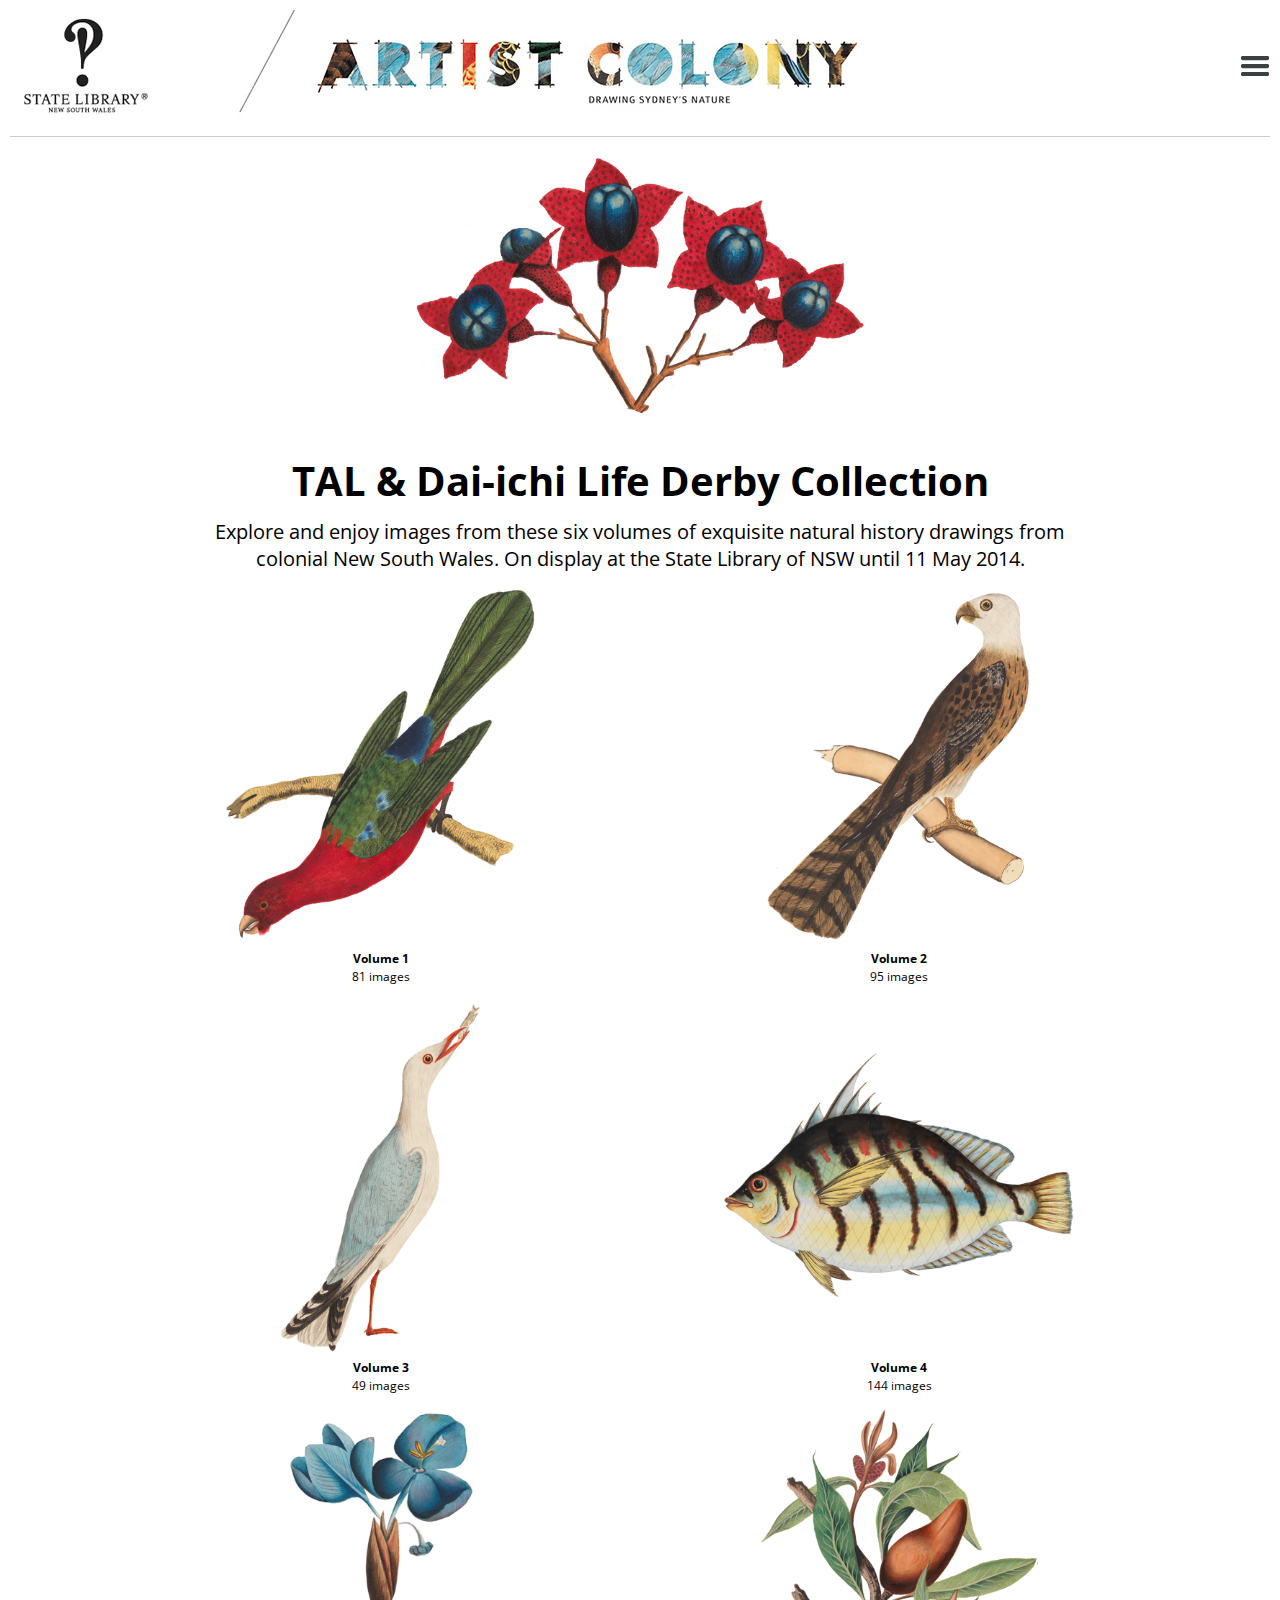
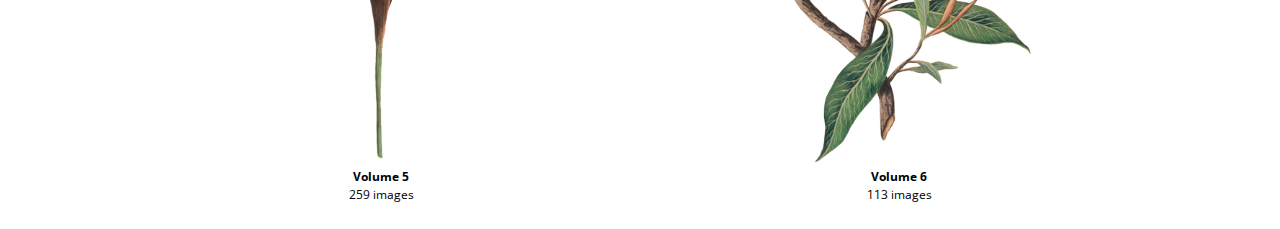
<file: index.html>
<!DOCTYPE html>
<head>
    <meta http-equiv="Content-Type" content="text/html; charset=utf-8" />
    <meta name="viewport" content="user-scalable=no, width=device-width, initial-scale=1.0, maximum-scale=1.0"/>
    <meta name="apple-mobile-web-app-capable" content="yes"/>
    <title>Artist Colony</title>
    <link rel="apple-touch-icon" sizes="114x114" href="images/splash/index@2x.png">
    <link rel="apple-touch-startup-image" href="images/splash/splash-screen.png" media="screen and (max-device-width: 320px)" />
    <link rel="apple-touch-startup-image" media="(max-device-width: 480px) and (-webkit-min-device-pixel-ratio: 2)" href="images/splash/splash-screen@2x.png" />
    
    <link href="style/style.css" rel="stylesheet" type="text/css">
    <link href="style/buttons.css" rel="stylesheet" type="text/css">
    <link href="style/retina.css" media="only screen and (-webkit-min-device-pixel-ratio: 2)" rel="stylesheet" />
    <link href="style/slider.css" rel="stylesheet" type="text/css">
    
    <script src="scripts/jquery.min.js"></script>
    <script src="scripts/retina.js"></script>
    <script src="scripts/klass.min.js"></script>
    <script src="scripts/photoswipe.js"></script>
    <script src="scripts/jquery-ui.min.js"></script>
    <script src="scripts/jquery.ui.touch-punch.js"></script>
    <script src="scripts/swipe.js"></script>
    <script src="scripts/idle-timer.js"></script>
    <script src="scripts/derby_custom.js"></script>
</head>

<body>


<div class="header">
	<a class="go-logo" href="index.html"><img id="logo" height="50" alt="img"></a>
    <a class="navigation-strip" href="home.html"></a>
    <div class="navigation">
        <li>
        	<ul><a href="index.html" class="currentpage" onclick="PageButtonClicked();">Home</a></ul>
            <ul><a href="derby1.html" onclick="PageButtonClicked();">Volume 1</a></ul>
            <ul><a href="derby2.html" onclick="PageButtonClicked();">Volume 2</a></ul>
            <ul><a href="derby3.html" onclick="PageButtonClicked();">Volume 3</a></ul>
            <ul><a href="derby4.html" onclick="PageButtonClicked();">Volume 4</a></ul>
            <ul><a href="derby5.html" onclick="PageButtonClicked();">Volume 5</a></ul>
            <ul><a href="derby6.html" onclick="PageButtonClicked();">Volume 6</a></ul>
        </li>
    </div>
    <div class="clear"></div>
</div>

<div class="decoration"></div>
<img class="sublogo" src="images/logo/flowerheader.png" width="35%" />
<h3 class="big-heading"><strong>TAL & Dai-ichi Life Derby Collection</strong></h3>
<p class="big-text">Explore and enjoy images from these six volumes of exquisite natural history drawings from colonial New South Wales. On display at the State Library of NSW until 11 May 2014.</p>

<div class="container">
  <div id="cbp-vm" class="cbp-vm-view-grid">
      <ul>
			<li><a href="derby1.html">
                <img src="images/vol/vol1.png" class="volumes" />
                 <p class="big-text-nom"><strong>Volume 1</strong><br />81 images</p>
            </a></li>
            <li><a href="derby2.html">
                <img src="images/vol/vol2.png" class="volumes" />
                <p class="big-text-nom"><strong>Volume 2</strong><br />95 images</p>
            </a></li>
            <li><a href="derby3.html">
                <img src="images/vol/vol3.png" class="volumes" />
                <p class="big-text-nom"><strong>Volume 3</strong><br />49 images</p>
            </a></li>
            <li><a href="derby4.html">
               <img src="images/vol/vol4.png" class="volumes" />
               <p class="big-text-nom"><strong>Volume 4</strong><br />144 images</p>
            </a></li>
            <li><a href="derby5.html">
                <img src="images/vol/vol5.png" class="volumes" />
                <p class="big-text-nom"><strong>Volume 5</strong><br />259 images</p>
            </a></li>
            <li><a href="derby6.html">
                <img src="images/vol/vol6.png" class="volumes" />
                <p class="big-text-nom"><strong>Volume 6</strong><br />113 images</p>
            </a></li>
        </ul>
	</div>
</div>


</body>

</html>
</file>
<file: style/style.css>
@charset "utf-8";
@import url(http://fonts.googleapis.com/css?family=Open+Sans:300italic,400italic,600italic,700italic,800italic,400,300,600,700,800);
@import url(http://fonts.googleapis.com/css?family=Satisfy);
/* CSS Document */

@media screen and (orientation:portrait){
	.landscape-mode{
		display:none;
	}
	.portrait-mode{
		display:block;
	}
}

@media screen and (orientation:landscape){
	.landscape-mode{
		display:block;
	}
	.portrait-mode{
		display:none;
	}
}

.landscape-mode p{
	padding-top:40px;
	font-size:12px;
	font-family:'Open Sans', sans-serif;
	color:#8b8b8b;
	text-shadow:0px 1px 0px #FFFFFF;
	width:300px;
	text-align:center;
	line-height:20px;
	margin-left:auto;
	margin-right:auto;
}

body{
	/* background-image:url(../images/bg/bg.png); */
	overflow-x:hidden;
}

*{
	margin:0px;
	padding:0px;
	border:0px;
	-webkit-text-size-adjust:none;
}

a{
	color:#e34e47;
	text-decoration:none;
	font-family:'Open Sans', sans-serif;
	font-size:16px;
}

p{
	font-size:12px;
	font-family:'Open Sans', sans-serif;
}

h1,h2,h3,h4,h5,h6{
	font-family:'Open Sans', sans-serif;
}

li{
	font-family:'Open Sans', sans-serif;
	line-height:18px;
}

.aspect-image{
	max-width:98.5%;
	display:block;
	margin-bottom:20px;
	padding:3px;
	-webkit-box-shadow: 0px 1px 1px 1px rgba(202, 202, 202, 0.8);
	-moz-box-shadow: 0px 1px 1px 1px rgba(202, 202, 202, 0.8);
	box-shadow: 0px 1px 1px 1px rgba(202, 202, 202, 0.8);
}

.image-caption{
	position:relative;
	z-index:99;
	min-width:98%;
	background-color:rgba(255,255,255,0.7);
	color:#333;
	margin-top:-47px;
	text-align:center;
	padding-top:5px;
	padding-bottom:5px;
}

/*////////////*/
/*Logo And Top*/
/*////////////*/

.logo{
	padding-top:20px;
	padding-bottom:10px;
	width:160px;
	margin:auto;
}

.sub-logo-text{
	text-align:center;
	font-size:12px;
	color:#8b8b8b;
	padding-bottom:10px;
	text-shadow:0px 1px 0px #ffffff;
	font-weight:300;
}

/*//////*/
/*Footer*/
/*//////*/

.footer p{
	margin-top:-10px;
	padding-bottom:20px;
	font-size:10px;
	color:#8b8b8b;
	text-align:center;
}

/*//////////////////*/
/*Notification Boxes*/
/*//////////////////*/

#no{
	font-size:10px;
}

#yes{
	font-size:10px;
}

.yes{
	display:none;
}

.drag-interface{display:block;}
.click-interface{display:none;}

.page-navigation{
	width:300px;
	margin:auto;
	margin-bottom:20px;
	
}

.page-navigation a{
	color:#484848;
	text-align:center;
	width:32.5%;
	display:inline-block;
}

.selected-page-nav{
	color:#FFFFFF!important;
	background-color:#484848;
	border-radius:16px;
	padding-bottom:3px;
	padding-top:3px;
}

.navigation p{
	text-align:center;
	padding-top:13px;
}

.navigation p a{
	color:#FFFFFF;
	padding-left:10px;
	padding-right:10px;
	margin: 20px;
}

.navigation p a:hover{
	background-color:#E34E47;
	border-radius:16px;
	padding-bottom:3px;
	padding-top:3px;
}

@media screen and (max-width: 340px){
  .navigation p a{
	  padding-left:5px;
	  padding-right:5px;
  }	
}

.selected-main-navigation{
	background-color:#e34e47!important;
	border-radius:15px;
	padding-top:3px;
	padding-bottom:3px;
}

/*/////////////////////////////////*/
/*/////////////////////////////////*/
/*/////////////////////////////////*/
/*/////////////////////////////////*/
/*/////////////////////////////////*/
/*/////////////////////////////////*/
/*/////////////////////////////////*/

/* HOME PAGE CSS STYLE GOES BELLOW */

/*/////////////////////////////////*/
/*/////////////////////////////////*/
/*/////////////////////////////////*/
/*/////////////////////////////////*/
/*/////////////////////////////////*/
/*/////////////////////////////////*/
/*/////////////////////////////////*/

.arrow-decoration{
	display:block;
	margin-bottom:50px;
	background-image:url(../images/decorations/arrow.png);
	background-repeat:no-repeat;
	width:107px;
	height:196px;
	margin:auto;
}

.arrow-decoration2{
	display:block;
	margin-bottom:50px;
	background-image:url(../images/decorations/arrow2.png);
	background-repeat:no-repeat;
	width:47px;
	height:186px;
	margin:auto;
}


.clear{
	clear:both;
}

.go-logo{
	padding-left:10px;
}

.go-logo img {
	content:url(../images/logo/artist_colony_vertical2.png);
	background-repeat: no-repeat;
	width: auto; /*or your image's width*/
	height: auto; /*or your image's height*/
	margin: 0;
	padding: 0;
}

/* adjust widths for each sizes */
@media screen and (min-width: 500px){
	.go-logo img {
		content:url(../images/logo/banner_artist_colony_420.png);	
	}
}

@media screen and (min-width: 720px){
	.go-logo img {
		content:url(../images/logo/banner_artist_colony_640.png);	
	}
}

@media screen and (min-width: 940px){
	.go-logo img {
		content:url(../images/logo/banner_artist_colony_860.png);	
	}
}

.volumes {
	font-size: 1px;
	width: 120px;
}

/* adjust widths for each sizes */
@media screen and (min-width: 500px){
	.volumes {
		width: 180px;
	}	
}

@media screen and (min-width: 720px){
	.volumes {
		width: 270px;
	}	
}

@media screen and (min-width: 940px){
	.volumes {
		width: 360px;
	}	
}

.navigation-strip{
	display: block;
	float:right;
	width:50px;
	height:50px;
	background-color: #fff;
	background-image:url(../images/icons/nav@2x.png);
	background-position:center;
	background-repeat:no-repeat;
	font-size: 1px;
}

.selected-navigation-strip{
	/* background-image:url(../images/icons/nav@2x.png); */
	background-image:url(../images/icons/nav@2x.png);
	font-size: 1px;
}


.navigation{
	width: 140px;
	float: right;
	position:fixed;
	top:58px;
	right:5px;
}

/* To Top */

#toTop {
	position: absolute;
	right: 0;
	background: url(../images/nav/totop.png) no-repeat;
	display: block;
	width: 26px;
	height: 103px;
	text-indent: -9999px;
	bottom: 10%;
	position: fixed;
	z-index: 999;
	cursor: pointer;
	border: none;
}

#toTop:hover {
	text-decoration: none;
	border: none;
	background: url(../images/nav/totop-hover.png) no-repeat;
}


.navigation li {
	list-style-type:none;
	margin:0;
	padding:0;
}

.navigation li ul {
	list-style-type:none;
	margin:0;
	padding:0;
}
.navigation li ul a:link,a:visited{
  display:block;
  font-weight:bold;
  color:#FFFFFF;
  background-color:#000;
  width:140px;
  height: 100%;
  text-align:center;
  padding:4px;
  text-decoration:none;
  text-transform:uppercase;
}
.navigation li ul a:hover,a:active{
	background-color:#7A991A;
}

/* change position of nav icon based on width */
/* adjust widths for each sizes */
@media screen and (min-width: 500px){
	.navigation-strip{
		height: 54px;	
	}
	.navigation {
	 	top:62px;
	}
}

@media screen and (min-width: 720px){
	.navigation-strip{
		height: 83px;	
	}
	.navigation {
	 	top:80px;
	}
}

@media screen and (min-width: 940px){
	.navigation-strip{
		height: 111px;	
	}
	.navigation {
	 	top:100px;
	}
}

.sublogo {
	display : block;
    margin : auto;	
}


.logo-small{
	float:left;
	padding-left:10px;
}

.header{
	padding-top:10px;
	margin-bottom:10px;
}

.decoration{
	background-color:#CCC;
	height:1px;
	margin-left:10px;
	margin-right:10px;
	display:block;	
	margin-bottom:20px;
}

.first-heading{
	padding-top:20px!important;
}

.big-heading{
	font-weight:400;
	color:#000;
	text-shadow: 0px 2px 0px #FFFFFF;
	font-size:20px;
	text-align:center;
	padding-top:40px;
	padding-bottom:10px;
}

.big-text{
	color:#000;
	text-shadow:0px 1px 0px #FFFFFF;
	width:70%;
	font-size:11px;
	text-align:center;
	margin:auto;
	margin-bottom:10px;
}

/* adjust widths for each sizes */
@media screen and (max-width: 320px){
	.big-text{
		width:95%;
	}
}
@media screen and (max-width: 400px){
	.big-text{
		width:90%;
	}
}

@media screen and (max-width: 495px){
	.big-text{
		width:80%;
	}
}

@media screen and (min-width: 500px){
	.big-heading{
		font-size:24px;
	}
	.big-text{
		font-size:13px;
	}
}

@media screen and (min-width: 650px){
	.big-heading{
		font-size:28px;
	}
	.big-text{
		font-size:14px;
	}	
}

@media screen and (min-width: 800px){
	.big-heading{
		font-size:32px;
	}
	.big-text{
		font-size:15px;
	}	
}

@media screen and (min-width: 950px){
	.big-heading{
		font-size:36px;
	}
	.big-text{
		font-size:16px;
	}	
}

@media screen and (min-width: 1100px){
	.big-heading{
		font-size:40px;
	}
	.big-text{
		font-size:20px;
	}	
}

.big-text-nom{
	color:#000;
	text-shadow:0px 1px 0px #FFFFFF;
	width:90%;
	text-align:center;
	margin:auto;
}

.align-left{
	display:block;
	margin-left:10px;
	margin-right:10px;
	text-align:left!important;
}

.big-list-text{
	color:#8b8b8b;
	text-shadow:0px 1px 0px #FFFFFF;
	width:90%;
	text-align:center;
	margin:auto;
	list-style:none;
	margin-bottom:40px;
	margin-top:-30px;
	font-size:12px;
	list-style:circle;
	margin-left:10px;
	padding-left:20px;
}


.big-footer a{
	font-family:'Satisfy', cursive;
	font-size:18px;
	text-shadow: 0px 1px 0px #FFFFFF;
}

.big-footer{
	color:#8b8b8b;
	text-shadow: 0px 1px 0px #FFFFFF;
	font-family:'Satisfy', cursive;
	font-size:20px;
	line-height:30px;
	display:block;
	margin-left:10px;
	margin-right:10px;
	margin-bottom:20px;
	text-align:center;
}

/*/////////////////////////////////*/
/*/////////////////////////////////*/
/*/////////////////////////////////*/
/*/////////////////////////////////*/
/*/////////////////////////////////*/
/*/////////////////////////////////*/
/*/////////////////////////////////*/

/* ABOUT PAGE CSS STYLE GOES BELLOW*/

/*/////////////////////////////////*/
/*/////////////////////////////////*/
/*/////////////////////////////////*/
/*/////////////////////////////////*/
/*/////////////////////////////////*/
/*/////////////////////////////////*/
/*/////////////////////////////////*/

.container{
	display:block;
	margin-left:10px;
	margin-right:10px;
	margin-bottom:20px;
}

.container-title{
	color:#777777;
	text-shadow:0px 1px 0px #FFFFFF;
	font-weight:600;
	font-size:13px;
	text-align:left;
	padding-bottom:10px;
}

.standard-list{
	font-size:12px;
	color:#8b8b8b;
	text-shadow:0px 1px 0px;
	padding-left:25px;
	list-style:disc;
}

.icon-lists{
	font-size:12px;
	color:#8b8b8b;
	margin-bottom:-5px;
	
}

.icon-lists li{
	line-height:24px;
	list-style:none;
	padding-left:25px;
}


.list-add{
	background-image:url(../images/lists/add.png);
	background-repeat:no-repeat;
	background-position:0 3px;
}

.list-chart{
	background-image:url(../images/lists/chart.png);
	background-repeat:no-repeat;
	background-position:0 3px;
}

.list-chartflip{
	background-image:url(../images/lists/chartflip.png);
	background-repeat:no-repeat;
	background-position:0 3px;	
}

.list-close{
	background-image:url(../images/lists/close.png);
	background-repeat:no-repeat;
	background-position:0 3px;	
}

.list-down{
	background-image:url(../images/lists/down.png);
	background-repeat:no-repeat;
	background-position:0 3px;	
}

.list-error{
	background-image:url(../images/lists/errors.png);
	background-repeat:no-repeat;
	background-position:0 3px;	
}

.list-heart{
	background-image:url(../images/lists/heart.png);
	background-repeat:no-repeat;
	background-position:0 3px;	
}

.list-info{
	background-image:url(../images/lists/info.png);
	background-repeat:no-repeat;
	background-position:0 3px;	
}

.list-left{
	background-image:url(../images/lists/left.png);
	background-repeat:no-repeat;
	background-position:0 3px;	
}

.list-page{
	background-image:url(../images/lists/page.png);
	background-repeat:no-repeat;
	background-position:0 3px;	
}

.list-right{
	background-image:url(../images/lists/right.png);
	background-repeat:no-repeat;
	background-position:0 3px;	
}

.list-rss{
	background-image:url(../images/lists/rss.png);
	background-repeat:no-repeat;
	background-position:0 3px;	
}

.list-search{
	background-image:url(../images/lists/search.png);
	background-repeat:no-repeat;
	background-position:0 4px;	
}

.list-staroff{
	background-image:url(../images/lists/staroff.png);
	background-repeat:no-repeat;
	background-position:0 3px;	
}

.list-staron{
	background-image:url(../images/lists/staron.png);
	background-repeat:no-repeat;
	background-position:0 3px;	
}

.list-twitter{
	background-image:url(../images/lists/twitter.png);
	background-repeat:no-repeat;
	background-position:0 3px;	
}

.list-facebook{
	background-image:url(../images/lists/facebook.png);
	-webkit-background-size:14px 14px;
	background-repeat:no-repeat;
	background-position:1px 5px;	
}

.list-up{
	background-image:url(../images/lists/up.png);
	background-repeat:no-repeat;
	background-position:0 3px;	
}

.list-warning{
	background-image:url(../images/lists/warning.png);
	background-repeat:no-repeat;
	background-position:0 3px;	
}

.full-width{
	color:#8b8b8b;
	display:block;
	text-shadow:0px 1px 0px #FFFFFF;	
	margin-bottom:20px;
}

.column-two-one{
	color:#8b8b8b;
	float:left;
	width:45%;
	padding-right:25px;
	text-shadow:0px 1px 0px #FFFFFF;
}

.column-two-two{
	color:#8b8b8b;
	float:left;
	width:45%;
	text-shadow:0px 1px 0px #FFFFFF;
}

.column-three-one{
	color:#8b8b8b;
	float:left;
	width:30%;
	padding-right:12px;
}

.column-three-two{
	color:#8b8b8b;
	float:left;
	width:30%;
	padding-right:12px;
}

.column-three-three{
	color:#8b8b8b;
	float:left;
	width:30%;
}

.toggle-container{
	margin-bottom:15px;
}

.toggle-plus{
	font-size:12px;
	font-weight:600;
	color:#777;
	text-shadow:0px 1px 0px #FFFFFF;
	background-image:url(../images/lists/add.png);
	background-position:0 1px;
	background-repeat:no-repeat;
	padding-left:25px;
}

.toggle-plus-selected{
	background-image:url(../images/lists/close.png);
}

.toggle-arrow{
	font-size:12px;
	font-weight:600;
	color:#777;
	text-shadow:0px 1px 0px #FFFFFF;
	background-image:url(../images/lists/down.png);
	background-position:0 1px;
	background-repeat:no-repeat;
	padding-left:25px;
}

.toggle-arrow-selected{
	background-image:url(../images/lists/up.png);
}


.toggle-content{
	display:none;
	padding-top:10px;
	font-size:12px;
	color:#8b8b8b;
	text-shadow:0px 1px 0px #FFFFFF;
}

.two{display:none;}
.three{display:none;}


.checkbox-1{
	font-size:12px;
	padding-left:25px;
	color:#777;
	margin-bottom:15px;
	padding-bottom:1px;
	display:block;
	background-image:url(../images/ui/checkbox.png);
	background-position:0 1px;
	background-repeat:no-repeat;
}

.checkbox-1-selected{
	background-image:url(../images/ui/checkbox-selected.png);
}

.checkbox-2{
	font-size:12px;
	padding-left:25px;
	color:#777;
	margin-bottom:15px;
	padding-bottom:1px;
	display:block;
	background-image:url(../images/ui/checkbox2.png);
	background-repeat:no-repeat;
	background-position:0 1px;
}

.checkbox-2-selected{
	background-image:url(../images/ui/checkbox2-selected.png);
}

.radio-1{
	font-size:12px;
	padding-left:25px;
	color:#777;
	margin-bottom:15px;
	padding-bottom:1px;
	display:block;
	background-image:url(../images/ui/radio.png);
	background-repeat:no-repeat;
	background-position:0 1px;
}

.radio-1-selected{
	background-image:url(../images/ui/radio-selected.png);
}

.radio-2{
	font-size:12px;
	padding-left:25px;
	color:#777;
	display:block;
	margin-bottom:15px;
	padding-bottom:1px;
	background-image:url(../images/ui/radio2.png);
	background-repeat:no-repeat;
	background-position:0 1px;
}

.radio-2-selected{
	background-image:url(../images/ui/radio2-selected.png);
}

/*//////////////////*/
/*Notification Boxes*/
/*//////////////////*/

.notification-box-green{
	margin-bottom:15px;
	width:99.5%;
	height:32px;
	-webkit-border-radius: 4px;
	-moz-border-radius: 4px;
	border-radius: 4px;
	border-style:solid;
	border-width:1px;
	border-color:#3ca730;
	background-color: rgba(60, 167, 48, 0.3);
}

.notification-box-green a{
	display:block;
	overflow:hidden;
}


.notification-box-yellow{
	margin-bottom:15px;
	width:99.5%;
	height:32px;
	-webkit-border-radius: 4px;
	-moz-border-radius: 4px;
	border-radius: 4px;
	border-style:solid;
	border-width:1px;
	border-color:#cda51b;
	background-color: rgba(255, 210, 1, 0.5);
}

.notification-box-yellow a{
	display:block;
	overflow:hidden;
}

.notification-box-blue{
	margin-bottom:15px;
	width:99.5%;
	height:32px;
	-webkit-border-radius: 4px;
	-moz-border-radius: 4px;
	border-radius: 4px;
	border-style:solid;
	border-width:1px;
	border-color:#649bae;
	background-color: rgba(100, 155, 174, 0.5);
}

.notification-box-blue a{
	display:block;
	overflow:hidden;
}


.notification-box-red{
	margin-bottom:15px;
	width:99.5%;
	height:32px;
	-webkit-border-radius: 4px;
	-moz-border-radius: 4px;
	border-radius: 4px;
	border-style:solid;
	border-width:1px;
	border-color:#c24747;
	background-color: rgba(219, 84, 84, 0.5);
}

.notification-box-red a{
	display:block;
	overflow:hidden;
}

.notification-icon{
	padding-top:8px;
	padding-left:10px;
	float:left;
}

.notification-text{
	float:left;
	margin-top:8px;
	padding-left:20px;
}

@media screen and (min-width: 400px){
	.notification-quit-green{	margin-left:92%!important;	}
	.notification-quit-yellow{	margin-left:92%!important;	}
	.notification-quit-blue{	margin-left:92%!important;	}
	.notification-quit-red{		margin-left:92%!important;	}
}

.notification-quit-green{
	float:left;
	font-weight:bold;
	font-family:Verdana, Geneva, sans-serif;
	font-size:11px;
	padding-top:7px;
	margin-left:87%;
	position:absolute;
	color:#3ca730!important;
}

.notification-quit-yellow{
	float:left;
	font-weight:bold;
	font-family:Verdana, Geneva, sans-serif;
	font-size:11px;
	padding-top:7px;
	margin-left:87%;
	position:absolute;
	color:#cda51b!important;
}

.notification-quit-blue{
	float:left;
	font-weight:bold;
	font-family:Verdana, Geneva, sans-serif;
	font-size:11px;
	padding-top:7px;
	margin-left:87%;
	position:absolute;
	color:#649bae!important;
}

.notification-quit-red{
	float:left;
	font-weight:bold;
	font-family:Verdana, Geneva, sans-serif;
	font-size:11px;
	padding-top:7px;
	margin-left:87%;
	position:absolute;
	color:#c24747!important;
}

/*////////////*/
/*Contact Form*/
/*////////////*/

#nameError{
	position:absolute;
	font-size:12px;
	color:#e34e47;
	margin-top:-70px;
	right:10px;
}

#emailError{
	position:absolute;
	font-size:12px;
	color:#e34e47;
	margin-top:-70px;
	right:10px;
}

#emailError2{
	position:absolute;
	font-size:12px;
	color:#e34e47;
	margin-top:-70px;
	right:10px;
}

#messageError{
	position:absolute;
	font-size:12px;
	color:#e34e47;
	margin-top:-105px;
	right:10px;
}

.contactButton{
	margin-top:15px;
	padding: 10px 10px!important; 
}

.contactBut{
	padding:8px 10px!important;	
}
	
label#name_label{
	display:block;
	margin-top:-10px!important;
	font-family: 'PT Sans', sans-serif;
	font-weight:bold;
	font-size:14px;
	text-shadow:0px 1px 0px #ffffff;
	color:#5b5b5b;
	line-height:40px;
	padding-left:3px;
}
	
label#email_label{
	display:block;
	font-family: 'PT Sans', sans-serif;
	font-weight:bold;
	font-size:14px;
	text-shadow:0px 1px 0px #ffffff;
	color:#5b5b5b;
	line-height:40px;
	padding-left:3px;
}
	
label#message_label{
	display:block;
	font-family: 'PT Sans', sans-serif;
	font-weight:bold;
	font-size:14px;
	text-shadow:0px 1px 0px #ffffff;
	color:#5b5b5b;
	line-height:40px;
	padding-left:3px;
}

#contactName{
	width:92%;
	height:30px;
	padding-left:10px;
	padding-right:10px;
	margin-bottom:10px;
	text-transform:capitalize;
	border-style:solid;
	border-width:2px;
	border-color:#cacaca;
}

#contactName:focus{
	border-color:#e34e47;
}

#successMessage{
	margin-top:-10px!important;
	padding-bottom:181px;
}
	
#contactEmail{
	width:92%;
	height:30px;
	padding-left:10px;
	padding-right:10px;
	margin-bottom:10px;
	text-transform:lowercase;
	border-style:solid;
	border-width:2px;
	border-color:#cacaca;
}

#contactEmail:focus{
	border-color:#e34e47;
}
	
#contactMessage{
	padding:10px;	
	width:92%;
	height:50px;
	border-style:solid;
	border-width:2px;
	border-color:#cacaca;
}

#contactMessage:focus{
	border-color:#e34e47;
}

*, *:after, *:before {
    -moz-box-sizing: border-box;
}

.cbp-vm-grid:before {
	content: "\f00a";
}

/* Large grid view */
.cbp-vm-view-grid ul {
	text-align: center;
}

.cbp-vm-view-grid ul li {
	width: 40%;
	text-align: center;
	padding: 5px;
	/* margin: 5px 0 0; */
	display: inline-block;
	/* min-height: 80px; */
	vertical-align: top;
}

.cbp-vm-view-grid .cbp-vm-title {
	font-size: 2em;
}

.cbp-vm-view-grid .cbp-vm-details {
	max-width: 300px;
	min-height: 70px;
	margin: 0 auto;
} 

.cbp-vm-view-grid .cbp-vm-price {
	margin: 10px 0;
	font-size: 1.5em;
}

@media screen and (max-width: 57em) {
	.cbp-vm-view-grid ul li {
		width: 40%;
	}
}

@media screen and (max-width: 40.125em) {
	.cbp-vm-view-grid ul li {
		width: 40%;
	}
}
</file>
<file: style/buttons.css>
/* Default button styling - this applies to all anchors with the .button class */

.contact-bottom-button{
	width:21%;
	text-align:center;
}

@media screen and (min-width: 400px){
	.contact-bottom-button{
		width:25%;
		text-align:center;
	}
}

.contact-button{
	display:block!important;
	width:100%;
	text-align:center;
	margin-bottom:5px;
}


.full-screen-button{
	min-width:100%;
	font-size:14px!important;
}

.contact-button{
	margin-left:0px!important;
	margin-bottom:10px!important;
	display:block;
	width:auto!important;
}

.button {
	font-size: 12px; 
	text-decoration: none!important; 
	font-family: Helvetica, Arial, sans serif;
	padding: 8px 12px; 
	border-radius: 3px; 
	-moz-border-radius: 3px; 
	box-shadow: inset 0px 0px 2px #fff;
	-o-box-shadow: inset 0px 0px 2px #fff;
	-webkit-box-shadow: inset 0px 0px 2px #fff;
	-moz-box-shadow: inset 0px 0px 2px #fff;
	margin-right:7px;
	margin-bottom:20px;
	display:inline-block;

	
}
.button:active {
	display:inline-block; 
	padding: 8px 12px; 
	box-shadow: inset 0px 0px 3px #999;
	-o-box-shadow: inset 0px 0px 3px #999;
	-webkit-box-shadow: inset 0px 0px 3px #999;
	-moz-box-shadow: inset 0px 0px 3px #999;
}

.button:visited {
	display:inline-block;
	padding: 8px 12px;
	margin-right:20px;
	margin-bottom:30px; 
	box-shadow: inset 0px 0px 3px #999;
	-o-box-shadow: inset 0px 0px 3px #999;
	-webkit-box-shadow: inset 0px 0px 3px #999;
	-moz-box-shadow: inset 0px 0px 3px #999;
}


.grey2 {
	color: #444;
	border: 1px solid #d0d0d0;
	background-image: -moz-linear-gradient(#ededed, #e1e1e1);
	background-image: -webkit-gradient(linear, 0% 0%, 0% 100%, from(#e1e1e1), to(#ededed));
	background-image: -webkit-linear-gradient(#ededed, #e1e1e1);
	background-image: -o-linear-gradient(#ededed, #e1e1e1);
	text-shadow: 1px 1px 1px #fff;
	background-color: #e1e1e1;
}
.grey2:hover {
	border: 1px solid #b0b0b0;
	background-image: -moz-linear-gradient(#e1e1e1, #ededed);
	background-image: -webkit-gradient(linear, 0% 0%, 0% 100%, from(#ededed), to(#e1e1e1));
	background-image: -webkit-linear-gradient(#e1e1e1, #ededed);
	background-image: -o-linear-gradient(#e1e1e1, #ededed);
	background-color: #ededed;
}

/* The styles for the grey button */
.grey {
	color: #444;
	border: 1px solid #d0d0d0;
	background-image: -moz-linear-gradient(#ededed, #e1e1e1);
	background-image: -webkit-gradient(linear, 0% 0%, 0% 100%, from(#e1e1e1), to(#ededed));
	background-image: -webkit-linear-gradient(#ededed, #e1e1e1);
	background-image: -o-linear-gradient(#ededed, #e1e1e1);
	text-shadow: 1px 1px 1px #fff;
	background-color: #e1e1e1;
}
.grey:hover {
	border: 1px solid #b0b0b0;
	background-image: -moz-linear-gradient(#e1e1e1, #ededed);
	background-image: -webkit-gradient(linear, 0% 0%, 0% 100%, from(#ededed), to(#e1e1e1));
	background-image: -webkit-linear-gradient(#e1e1e1, #ededed);
	background-image: -o-linear-gradient(#e1e1e1, #ededed);
	background-color: #ededed;
}
.grey:active {	
	padding: 8px 12px; 
	display:block; 
	border: 1px solid #666;
	width:auto;
}

.call-appointment-button{
	background-color:#d0d1d2;
	-webkit-border-radius: 4px;
	-moz-border-radius: 4px;
	border-radius: 4px;
	padding:4px;
	margin-bottom:10px;
}

.button-big{
	font-size:14px!important;
	line-height:20px;
	background-color:#d0d1d2;
	-webkit-border-radius: 4px;
	-moz-border-radius: 4px;
	border-radius: 4px;
	display:block;
	border:solid 1px #18496d;
	border-bottom-width:2px;
	background-image: -webkit-gradient(
		linear,
		left bottom,
		left top,
		color-stop(0.02, rgb(53,123,170)),
		color-stop(0.51, rgb(69,153,206))
	);
	text-align:center;
	color:#fff;
	padding:10px;
	font-family:'Open Sans', sans-serif;
}


@media screen and (min-width: 400px){
.left-button{
	margin-left:7px;
	float:left;
	width:44%;
	margin-left:-3px!important;
}

.right-button{
	float:left;
	width:44%;
	margin-left:5px;
}

}

.left-button{
	margin-left:7px;
	float:left;
	width:44%;
	margin-right:7px;
}

.right-button{
	float:left;
	width:44%;
	margin-left:5px;
}

.contact-buttons{
	width:320px;
	margin-left:auto;
	margin-right:auto;
	padding-bottom:10px;
}


.homepage-navi{
	margin-top:20px;
}

.button-big:hover{
	background-image: -webkit-gradient(
		linear,
		left bottom,
		left top,
		color-stop(0.02, rgb(69,153,206)),
		color-stop(0.51, rgb(53,123,170))
	);
}

/* The styles for the red button */
.red {
	color: #923c47;
	border: 1px solid #d96d7c;
	background-image: -moz-linear-gradient(#f997b0, #f6677b);
	background-image: -webkit-gradient(linear, 0% 0%, 0% 100%, from(#f6677b), to(#f997b0));
	background-image: -webkit-linear-gradient(#f997b0, #f6677b);
	background-image: -o-linear-gradient(#f997b0, #f6677b);
	text-shadow: 1px 1px 1px #fdbcc7;
	background-color: #f6677b;
}
.red:hover {
	border: 1px solid #c75964;
	background-image: -moz-linear-gradient(#f6677b, #f997b0);
	background-image: -webkit-gradient(linear, 0% 0%, 0% 100%, from(#f997b0), to(#f6677b));
	background-image: -webkit-linear-gradient(#f6677b, #f997b0);
	background-image: -o-linear-gradient(#f6677b, #f997b0);
	background-color: #f997b0;
}
.red:active {border: 1px solid #ab3e4b;}

/* The styles for the blue button */
.blue {
	color: #41788c;
	border: 1px solid #6fb1c7;
	background-image: -moz-linear-gradient(#aae5f7, #73d0f1);
	background-image: -webkit-gradient(linear, 0% 0%, 0% 100%, from(#73d0f1), to(#aae5f7));
	background-image: -webkit-linear-gradient(#aae5f7, #73d0f1);
	background-image: -o-linear-gradient(#aae5f7, #73d0f1);
	text-shadow: 1px 1px 1px #bfeafb;
	background-color: #73d0f1;
}
.blue:hover {
	border: 1px solid #4690ad;
	background-image: -moz-linear-gradient(#73d0f1, #aae5f7);
	background-image: -webkit-gradient(linear, 0% 0%, 0% 100%, from(#aae5f7), to(#73d0f1));
	background-image: -webkit-linear-gradient(#73d0f1, #aae5f7);
	background-image: -o-linear-gradient(#73d0f1, #aae5f7);
	background-color: #aae5f7;
}
.blue:active {border: 1px solid #3b778b;}

/* The styles for the green button */
.green {
	color: #5a742d;
	border: 1px solid #95b959;
	background-image: -moz-linear-gradient(#cae387, #a5cb5e);
	background-image: -webkit-gradient(linear, 0% 0%, 0% 100%, from(#a5cb5e), to(#cae387));
	background-image: -webkit-linear-gradient(#cae387, #a5cb5e);
	background-image: -o-linear-gradient(#cae387, #a5cb5e);
	text-shadow: 1px 1px 1px #dff4bc;
	background-color: #a5cb5e;
}
.green:hover {
	border: 1px solid #687e30;
	background-image: -moz-linear-gradient(#a5cb5e, #cae387);
	background-image: -webkit-gradient(linear, 0% 0%, 0% 100%, from(#cae387), to(#a5cb5e));
	background-image: -webkit-linear-gradient(#a5cb5e, #cae387);
	background-image: -o-linear-gradient(#a5cb5e, #cae387);
	background-color: #cae387;
}
.green:active {border: 1px solid #506320; width:auto; height:auto;}

/* The styles for the black button */
.black {
	color: #fff;
	border: 1px solid #4d4d4d;
	background-image: -moz-linear-gradient(#656565, #454545);
	background-image: -webkit-gradient(linear, 0% 0%, 0% 100%, from(#454545), to(#656565));
	background-image: -webkit-linear-gradient(#656565, #454545);
	background-image: -o-linear-gradient(#656565, #454545);
	text-shadow: 1px 1px 1px #6d6d6d;
	background-color: #454545;
}
.black:hover {
	border: 1px solid #363636;
	background-image: -moz-linear-gradient(#454545, #656565);
	background-image: -webkit-gradient(linear, 0% 0%, 0% 100%, from(#656565), to(#454545));
	background-image: -webkit-linear-gradient(#454545, #656565);
	background-image: -o-linear-gradient(#454545, #656565);
	background-color: #656565;
}
.black:active {border: 1px solid #000;}

/* The styles for the yellow button */
.yellow {
	color: #986a39;
	border: 1px solid #e6b650;
	background-image: -moz-linear-gradient(#ffd974, #febf4d);
	background-image: -webkit-gradient(linear, 0% 0%, 0% 100%, from(#febf4d), to(#ffd974));
	background-image: -webkit-linear-gradient(#ffd974, #febf4d);
	background-image: -o-linear-gradient(#ffd974, #febf4d);
	text-shadow: 1px 1px 1px #fbe5ac;
	background-color: #febf4d;
}
.yellow:hover {
	border: 1px solid #c1913d;
	background-image: -moz-linear-gradient(#febf4d, #ffd974);
	background-image: -webkit-gradient(linear, 0% 0%, 0% 100%, from(#ffd974), to(#febf4d));
	background-image: -webkit-linear-gradient(#febf4d, #ffd974);
	background-image: -o-linear-gradient(#febf4d, #ffd974);
	background-color: #ffd974;
}
.yellow:active {border: 1px solid #936b26;}

/* The styles for the purple button */
.purple {
	color: #7e5d7c;
	border: 1px solid #cd93c6;
	background-image: -moz-linear-gradient(#e9c4e3, #d798d1);
	background-image: -webkit-gradient(linear, 0% 0%, 0% 100%, from(#d798d1), to(#e9c4e3));
	background-image: -webkit-linear-gradient(#e9c4e3, #d798d1);
	background-image: -o-linear-gradient(#e9c4e3, #d798d1);
	text-shadow: 1px 1px 1px #f1ceef;
	background-color: #d798d1;
}
.purple:hover {
	border: 1px solid #886382;
	background-image: -moz-linear-gradient(#d798d1, #e9c4e3);
	background-image: -webkit-gradient(linear, 0% 0%, 0% 100%, from(#e9c4e3), to(#d798d1));
	background-image: -webkit-linear-gradient(#d798d1, #e9c4e3);
	background-image: -o-linear-gradient(#d798d1, #e9c4e3);
	background-color: #e9c4e3;
}
.purple:active {border: 1px solid #6a4664;}

/* The styles for the greyblue button */
.gblue {
	color: #57646d;
	border: 1px solid #929ba2;
	background-image: -moz-linear-gradient(#bbcbd8, #8ea5b5);
	background-image: -webkit-gradient(linear, 0% 0%, 0% 100%, from(#8ea5b5), to(#bbcbd8));
	background-image: -webkit-linear-gradient(#bbcbd8, #8ea5b5);
	background-image: -o-linear-gradient(#bbcbd8, #8ea5b5);
	text-shadow: 1px 1px 1px #c6d4df;
	background-color: #8ea5b5;
}
.gblue:hover {
	border: 1px solid #656f78;
	background-image: -moz-linear-gradient(#8ea5b5, #bbcbd8);
	background-image: -webkit-gradient(linear, 0% 0%, 0% 100%, from(#bbcbd8), to(#8ea5b5));
	background-image: -webkit-linear-gradient(#8ea5b5, #bbcbd8);
	background-image: -o-linear-gradient(#8ea5b5, #bbcbd8);
	background-color: #bbcbd8;
}
.gblue:active {border: 1px solid #434f5a;}

/* The styles for the button groups */
</file>
<file: style/retina.css>
@charset "utf-8";
/* CSS Document */

.replace-2x {
	font-size: 1px;
}

@media all and (-webkit-min-device-pixel-ratio:2) {
	/* 
	body{
		background-image:url(../images/bg/bg@2x.png);
		-webkit-background-size:20px 20px;
	}
	*/
	
	.arrow-decoration{
		background-image:url(../images/decorations/arrow@2x.png);
		-webkit-background-size:107px 196px;
	}
	
	.arrow-decoration2{
		background-image:url(../images/decorations/arrow2@2x.png);
		-webkit-background-size:47px 186px;
	}
	
	.navigation-strip{
		background-image:url(../images/nav/arrow-down@2x.png);
		-webkit-background-size:20px 20px;
	}
	
	.selected-navigation-strip{
		background-image:url(../images/nav/arrow-up@2x.png);
		-webkit-background-size:20px 20px;
	}
	
	/*Lists*/
	
	.list-add{
		background-image:url(../images/lists/add@2x.png);
		-webkit-background-size:16px 16px;
	}
	
	.list-chart{
		background-image:url(../images/lists/chart@2x.png);
		-webkit-background-size:16px 16px;
	}
	
	.list-chartflip{
		background-image:url(../images/lists/chartflip@2x.png);
		-webkit-background-size:16px 16px;
	}
	
	.list-close{
		background-image:url(../images/lists/close@2x.png);
		-webkit-background-size:16px 16px;
	}
	
	.list-down{
		background-image:url(../images/lists/down@2x.png);
		-webkit-background-size:16px 16px;
	}
	
	.list-error{
		background-image:url(../images/lists/errors@2x.png);
		-webkit-background-size:16px 16px;
	}
	
	.list-heart{
		background-image:url(../images/lists/heart@2x.png);
		-webkit-background-size:16px 16px;
	}
	
	.list-info{
		background-image:url(../images/lists/info@2x.png);
		-webkit-background-size:16px 16px;
	}
	
	.list-left{
		background-image:url(../images/lists/left@2x.png);
		-webkit-background-size:16px 16px;
	}
	
	.list-page{
		background-image:url(../images/lists/page@2x.png);
		-webkit-background-size:16px 16px;
	}
	
	.list-right{
		background-image:url(../images/lists/right@2x.png);
		-webkit-background-size:16px 16px;
	}
	
	.list-rss{
		background-image:url(../images/lists/rss@2x.png);
		-webkit-background-size:16px 16px;
	}
	
	.list-search{
		background-image:url(../images/lists/search@2x.png);
		-webkit-background-size:16px 16px;
	}
	
	.list-staroff{
		background-image:url(../images/lists/staroff@2x.png);
		-webkit-background-size:16px 16px;
	}
	
	.list-staron{
		background-image:url(../images/lists/staron@2x.png);
		-webkit-background-size:16px 16px;
	}
	
	.list-twitter{
		background-image:url(../images/lists/twitter@2x.png);
		-webkit-background-size:16px 16px;
	}
	
	.list-facebook{
		background-image:url(../images/lists/facebook@2x.png);
		-webkit-background-size:14px 14px;
	}
	
	.list-up{
		background-image:url(../images/lists/up@2x.png);
		-webkit-background-size:16px 16px;
	}
	
	.list-warning{
		background-image:url(../images/lists/warning@2x.png);
		-webkit-background-size:16px 16px;
	}
	
	/*Toggles*/
	
	.toggle-plus{
		background-image:url(../images/lists/add@2x.png);
		-webkit-background-size:16px 16px;
	}
	
	.toggle-plus-selected{
		background-image:url(../images/lists/close@2x.png);
		-webkit-background-size:16px 16px;
	}
	

	.toggle-arrow{
		background-image:url(../images/lists/down@2x.png);
		-webkit-background-size:16px 16px;
	}
	
	.toggle-arrow-selected{
		background-image:url(../images/lists/up@2x.png);
		-webkit-background-size:16px 16px;
	}
	
	.checkbox-1{
		background-image:url(../images/ui/checkbox@2x.png);
		-webkit-background-size:16px 18px;
	}
	
	.checkbox-1-selected{
		background-image:url(../images/ui/checkbox-selected@2x.png);
		-webkit-background-size:16px 18px;
	}
	
	.checkbox-2{
		background-image:url(../images/ui/checkbox2@2x.png);
		-webkit-background-size:16px 18px;
	}
	
	.checkbox-2-selected{
		background-image:url(../images/ui/checkbox2-selected@2x.png);
		-webkit-background-size:16px 18px;
	}
	
	.radio-1{
		background-image:url(../images/ui/radio@2x.png);
		-webkit-background-size:16px 18px;
	}
	
	.radio-1-selected{
		background-image:url(../images/ui/radio-selected@2x.png);
		-webkit-background-size:16px 18px;
	}
	
	.radio-2{
		background-image:url(../images/ui/radio2@2x.png);
		-webkit-background-size:16px 18px;
	}
	
	.radio-2-selected{
		background-image:url(../images/ui/radio2-selected@2x.png);
		-webkit-background-size:16px 18px;
	}




};
</file>
<file: style/slider.css>
/*This slider is very fragile and works on most if not all mobile devices */
/* If you wish to edit anything inside it please contact me, it's best this way to make sure integrity remains*/

.next-but-swipe{
	padding-right:20px;
	position:relative;
	z-index:90;
	float:right;
	margin-top:-160px;
	opacity:0.5;
}

.prev-but-swipe{
	padding-left:20px;
	position:relative;
	z-index:90;
	float:left;
	margin-top:-160px;
	opacity:0.5;
}


.swipe{
	margin-left:10px;
	margin-right:10px;
}

@media screen and (min-width: 400px){
	.next-but-swipe{margin-top:-200px!important;}
	.prev-but-swipe{margin-top:-200px!important;}
}


.swipe-img{
	max-width:100%!important;
	display:block!important;
}


.swipe li div, .swipe div div div {
	padding:3px;
	-webkit-box-shadow: 0px 1px 1px 1px rgba(202, 202, 202, 0.8);
	-moz-box-shadow: 0px 1px 1px 1px rgba(202, 202, 202, 0.8);
  	box-shadow: 0px 1px 1px 1px rgba(202, 202, 202, 0.8);
	border:solid 1px #cacaca;
  	background:#FFF;
  	font-weight:bold;
  	color:#fff;
  	font-size:20px;
  	text-align:center;
	
	margin-bottom:50px;
}

.swipe-text{
	color:#6e6e6e!important;
	position:relative;
	padding-bottom:3px;
	padding-top:3px;
	z-index:9999;
	background-color: rgba(255, 255, 255, 0.8);
	margin-top:-23px;
	font-size:12px;
	font-weight:400;
}





/*
 * photoswipe.css
 * Copyright (c) %%year%% by Code Computerlove (http://www.codecomputerlove.com)
 * Licensed under the MIT license
 *
 * Default styles for PhotoSwipe
 * Avoid any position or dimension based styles
 * where possible, unless specified already here.
 * The gallery automatically works out gallery item
 * positions etc.
 */
 
.image-ratio{
	max-width:100%;
	display:block;
}

.image-deco{
	padding:3px;
	-webkit-box-shadow: 0px 1px 1px 1px rgba(202, 202, 202, 0.8);
	-moz-box-shadow: 0px 1px 1px 1px rgba(202, 202, 202, 0.8);
	box-shadow: 0px 1px 1px 1px rgba(202, 202, 202, 0.8);
}
 
  #gallery2 li a img{
	 display:block;
	 max-width:98%;
	 margin-bottom:15px;
 }
 
 #gallery2 a{
	 text-decoration:none;
 }
 
 #gallery2 a p{
	 color:#696969;
	 font-size:12px;
 }
 
 #gallery2{
	 margin-top:-15px;
	 margin-bottom:20px;
 }


.gallery { list-style: none; padding: 0; margin: 0; }
.gallery:after { clear: both; content: "."; display: block; height: 0; visibility: hidden; }
.gallery li { float: left; width: 33.33333333%; }
.gallery li a { 
	display: block; 
	padding:3px;
	margin-left:5px;
	margin-right:5px;
	margin-bottom:5px;
	-webkit-box-shadow: 0px 1px 1px 1px rgba(202, 202, 202, 1);
	-moz-box-shadow: 0px 1px 1px 1px rgba(202, 202, 202, 1);
	box-shadow: 0px 1px 1px 1px rgba(202, 202, 202, 1);
}
.gallery li img { display: block; width: 100%; height: auto; }

#gallery{
	margin-bottom:15px;
}

/* For inline examples only */
#PhotoSwipeTarget { width: 100%; height: 200px; }

#Indicators { text-align: center; margin-top: 20px; }
#Indicators span { display: inline-block; height: 10px; width: 10px; margin: 0 10px 0 0; padding: 0; -webkit-border-radius:5px; -moz-border-radius:5px; -o-border-radius:5px; border-radius:5px; background: #c5c5c5; overflow:hidden; }
#Indicators span.current{ background: #EEBF02; }
 
body.ps-active, body.ps-building, div.ps-active, div.ps-building
{
	background: #000;
	overflow: hidden;
}
body.ps-active *, div.ps-active *
{ 
	-webkit-tap-highlight-color:  rgba(255, 255, 255, 0); 
	display: none;
}
body.ps-active *:focus, div.ps-active *:focus 
{ 
	outline: 0; 
}


/* Document overlay */
div.ps-document-overlay 
{
	background: #000;
}


/* UILayer */
div.ps-uilayer { 
	
	background: #000;
	cursor: pointer;
	
}


/* Zoom/pan/rotate layer */
div.ps-zoom-pan-rotate{
	background: #000;
}
div.ps-zoom-pan-rotate *  { display: block; }


/* Carousel */
div.ps-carousel-item-loading 
{ 
	background: url(../images/swype/loader.gif) no-repeat center center; 
}

div.ps-carousel-item-error 
{ 
	background: url(../images/swype/error.gif) no-repeat center center; 
}


/* Caption */
div.ps-caption
{ 
	background: #000000;
	background: -moz-linear-gradient(top, #303130 0%, #000101 100%);
	background: -webkit-gradient(linear, left top, left bottom, color-stop(0%,#303130), color-stop(100%,#000101));
	border-bottom: 1px solid #42403f;
	color: #ffffff;
	font-size: 13px;
	font-family: "Lucida Grande", Helvetica, Arial,Verdana, sans-serif;
	text-align: center;
}
div.ps-caption *  { display: inline; }

div.ps-caption-bottom
{ 
	border-top: 1px solid #42403f;
	border-bottom: none;
	min-height: 44px;
}

div.ps-caption-content
{
	padding: 13px;
	display: block;
}


/* Toolbar */
div.ps-toolbar
{ 
	background: #000000;
	background: -moz-linear-gradient(top, #303130 0%, #000101 100%);
	background: -webkit-gradient(linear, left top, left bottom, color-stop(0%,#303130), color-stop(100%,#000101));
	border-top: 1px solid #42403f;
	color: #ffffff;
	font-size: 13px;
	font-family: "Lucida Grande", Helvetica, Arial,Verdana, sans-serif;
	text-align: center;
	height: 44px;
	display: table;
	table-layout: fixed;
}
div.ps-toolbar * { 
	display: block;
}

div.ps-toolbar-top 
{
	border-bottom: 1px solid #42403f;
	border-top: none;
}

div.ps-toolbar-close, div.ps-toolbar-previous, div.ps-toolbar-next, div.ps-toolbar-play
{
	cursor: pointer;
	display: table-cell;
}

div.ps-toolbar div div.ps-toolbar-content
{
	width: 44px;
	height: 44px;
	margin: 0 auto 0;
	background-image: url(../images/swype/icons.png);
	background-repeat: no-repeat;
}

div.ps-toolbar-close div.ps-toolbar-content
{
	background-position: 0 0;
}

div.ps-toolbar-previous div.ps-toolbar-content
{
	background-position: -44px 0;
}

div.ps-toolbar-previous-disabled div.ps-toolbar-content
{
	background-position: -44px -44px;
}

div.ps-toolbar-next div.ps-toolbar-content
{
	background-position: -132px 0;
}

div.ps-toolbar-next-disabled div.ps-toolbar-content
{
	background-position: -132px -44px;
}

div.ps-toolbar-play div.ps-toolbar-content
{
	background-position: -88px 0;
}



/* Hi-res display */
@media only screen and (-webkit-min-device-pixel-ratio: 1.5),
       only screen and (min--moz-device-pixel-ratio: 1.5),
       only screen and (min-resolution: 240dpi)
{
	div.ps-toolbar div div.ps-toolbar-content
	{
		-moz-background-size: 176px 88px;
		-o-background-size: 176px 88px;
		-webkit-background-size: 176px 88px;
		background-size: 176px 88px;
		background-image: url(../images/swype/icons@2x.png);
	}
}
</file>
